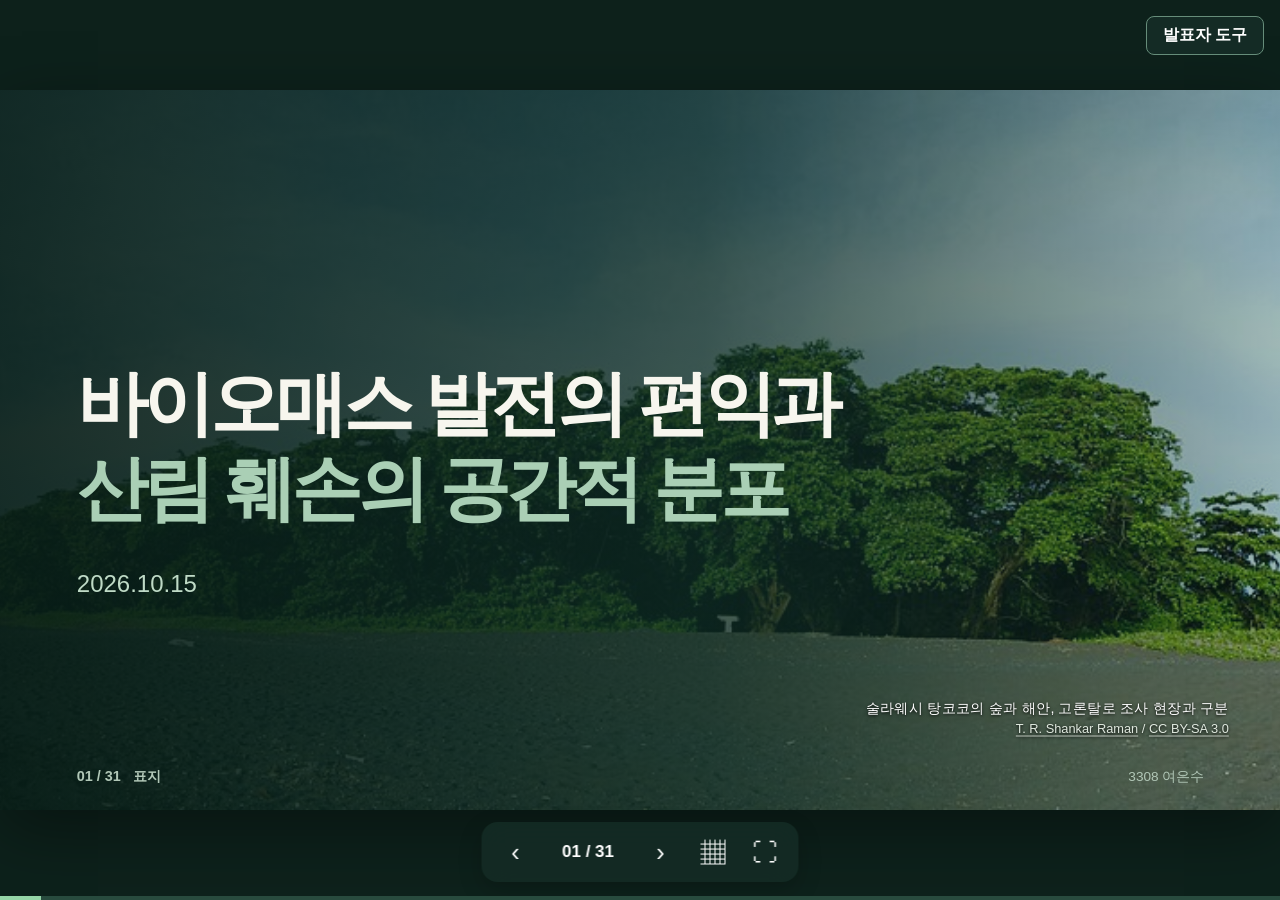
<file: index.html>
<!doctype html>
<html lang="ko">
<head>
  <meta charset="utf-8">
  <meta name="viewport" content="width=device-width,initial-scale=1">
  <meta name="theme-color" content="#102e26">
  <title>바이오매스 발전의 편익과 산림 훼손의 공간적 분포</title>
  <link rel="stylesheet" href="css/presentation.css?v=motion-1">
  <link rel="stylesheet" href="css/photo-layout.css?v=photos-1">
</head>
<body>
  <main id="stage"><div id="deck" aria-live="polite"></div></main>
  <button id="presenter-launch" type="button" title="발표자 도구 (P)">발표자 도구</button>
  <div id="presenter-feedback" role="status"></div>
  <nav id="nav" aria-label="슬라이드 이동">
    <button id="prev" title="이전 슬라이드" aria-label="이전">‹</button>
    <span id="counter">01 / 31</span>
    <button id="next" title="다음 슬라이드" aria-label="다음">›</button>
    <button id="all" title="슬라이드 목록 (O)" aria-label="슬라이드 목록">▦</button>
    <button id="fullscreen" title="전체화면 (F)" aria-label="전체화면">⛶</button>
  </nav>
  <div id="progress"><div id="bar"></div></div>
  <section id="overview" aria-label="슬라이드 목록">
    <header><span>전체 슬라이드</span><button id="close" aria-label="닫기">닫기 ×</button></header>
    <div id="tiles"></div>
  </section>
  <script src="js/slides.js"></script>
  <script src="js/photo-credits.js?v=photos-1"></script>
  <script src="js/photo-layout.js?v=photos-1"></script>
  <script src="js/slide-view.js"></script>
  <script src="js/presenter-link.js"></script>
  <script src="js/slide-motion.js?v=motion-1"></script>
  <script src="js/presentation.js?v=motion-1"></script>
</body>
</html>
</file>
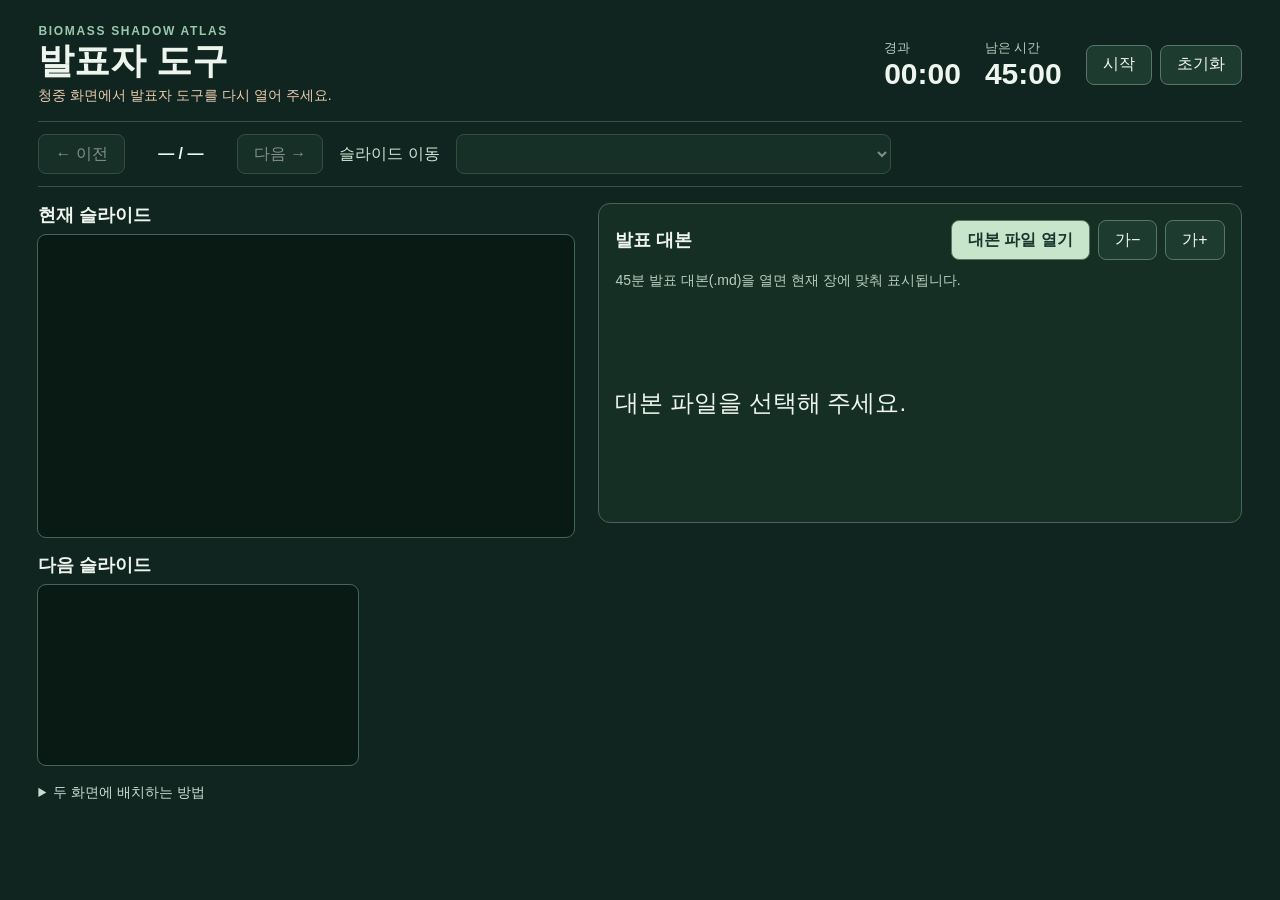
<file: presenter.html>
<!doctype html>
<html lang="ko">
<head>
  <meta charset="utf-8">
  <meta name="viewport" content="width=device-width, initial-scale=1">
  <meta name="theme-color" content="#102e26">
  <title>발표자 도구 | 바이오매스 그림자지도</title>
  <link rel="stylesheet" href="css/presentation.css?v=presenter-1">
  <link rel="stylesheet" href="css/presenter.css">
  <link rel="stylesheet" href="css/photo-layout.css?v=photos-1">
</head>
<body class="presenter">
  <header class="presenter-header">
    <div class="presenter-heading">
      <p class="presenter-kicker">BIOMASS SHADOW ATLAS</p>
      <h1>발표자 도구</h1>
      <p id="connection" role="status">청중 창에 연결하는 중</p>
    </div>
    <section class="presenter-timer" aria-label="발표 타이머">
      <div><span>경과</span><output id="elapsed">00:00</output></div>
      <div><span id="remaining-label">남은 시간</span><output id="remaining">45:00</output></div>
      <div class="timer-buttons">
        <button id="timer-toggle" type="button">시작</button>
        <button id="timer-reset" type="button">초기화</button>
      </div>
    </section>
  </header>

  <div class="presenter-toolbar" role="group" aria-label="청중 슬라이드 조작">
    <button id="presenter-prev" type="button" disabled>← 이전</button>
    <span id="presenter-counter" aria-live="polite">— / —</span>
    <button id="presenter-next" type="button" disabled>다음 →</button>
    <label for="slide-jump">슬라이드 이동</label>
    <select id="slide-jump" disabled></select>
  </div>

  <main class="presenter-workspace">
    <section class="presenter-previews" aria-label="슬라이드 미리보기">
      <div>
        <h2 id="current-label">현재 슬라이드</h2>
        <div class="preview-frame" id="current-preview" aria-labelledby="current-label">
          <div class="preview-stage"></div>
        </div>
        <div id="presenter-maps" aria-label="현재 슬라이드 지도 선택" role="group" hidden></div>
      </div>
      <div>
        <h2 id="next-label">다음 슬라이드</h2>
        <div class="preview-frame next-preview" id="next-preview" aria-labelledby="next-label">
          <div class="preview-stage"></div>
          <p id="next-empty" hidden>마지막 슬라이드입니다.</p>
        </div>
      </div>
    </section>

    <section class="presenter-notes" aria-labelledby="notes-heading">
      <header class="notes-header">
        <div>
          <h2 id="notes-heading">발표 대본</h2>
          <p id="notes-time"></p>
        </div>
        <div class="notes-controls">
          <button id="notes-open" type="button">대본 파일 열기</button>
          <input id="notes-file" type="file" accept=".md,.txt,text/markdown,text/plain" hidden>
          <button id="notes-smaller" type="button" aria-label="대본 글자 작게">가−</button>
          <button id="notes-larger" type="button" aria-label="대본 글자 크게">가+</button>
        </div>
      </header>
      <p id="notes-status" role="status">45분 발표 대본(.md)을 열면 현재 장에 맞춰 표시됩니다.</p>
      <div id="notes-body" class="notes-body" tabindex="0" aria-label="현재 장 대본">
        <p>대본 파일을 선택해 주세요.</p>
      </div>
    </section>
  </main>

  <details class="presenter-help">
    <summary>두 화면에 배치하는 방법</summary>
    <ol>
      <li>HDMI를 연결하고 Windows 키 + P에서 <strong>확장</strong>을 선택합니다.</li>
      <li>발표자 도구는 노트북에 둡니다. 청중 창을 선택해 Windows 키 + Shift + ← 또는 →로 외부 화면에 옮깁니다.</li>
      <li>외부 화면의 청중 창에서 F 키를 눌러 슬라이드를 전체 화면으로 띄웁니다.</li>
      <li>발표자 도구로 돌아와 대본을 열고 타이머를 시작합니다. 방향키, 스페이스바, Page Up / Down으로 장을 넘길 수 있습니다.</li>
    </ol>
  </details>

  <script src="js/slides.js"></script>
  <script src="js/photo-credits.js?v=photos-1"></script>
  <script src="js/photo-layout.js?v=photos-1"></script>
  <script src="js/slide-view.js"></script>
  <script src="js/presenter-link.js"></script>
  <script src="js/presenter.js"></script>
</body>
</html>
</file>
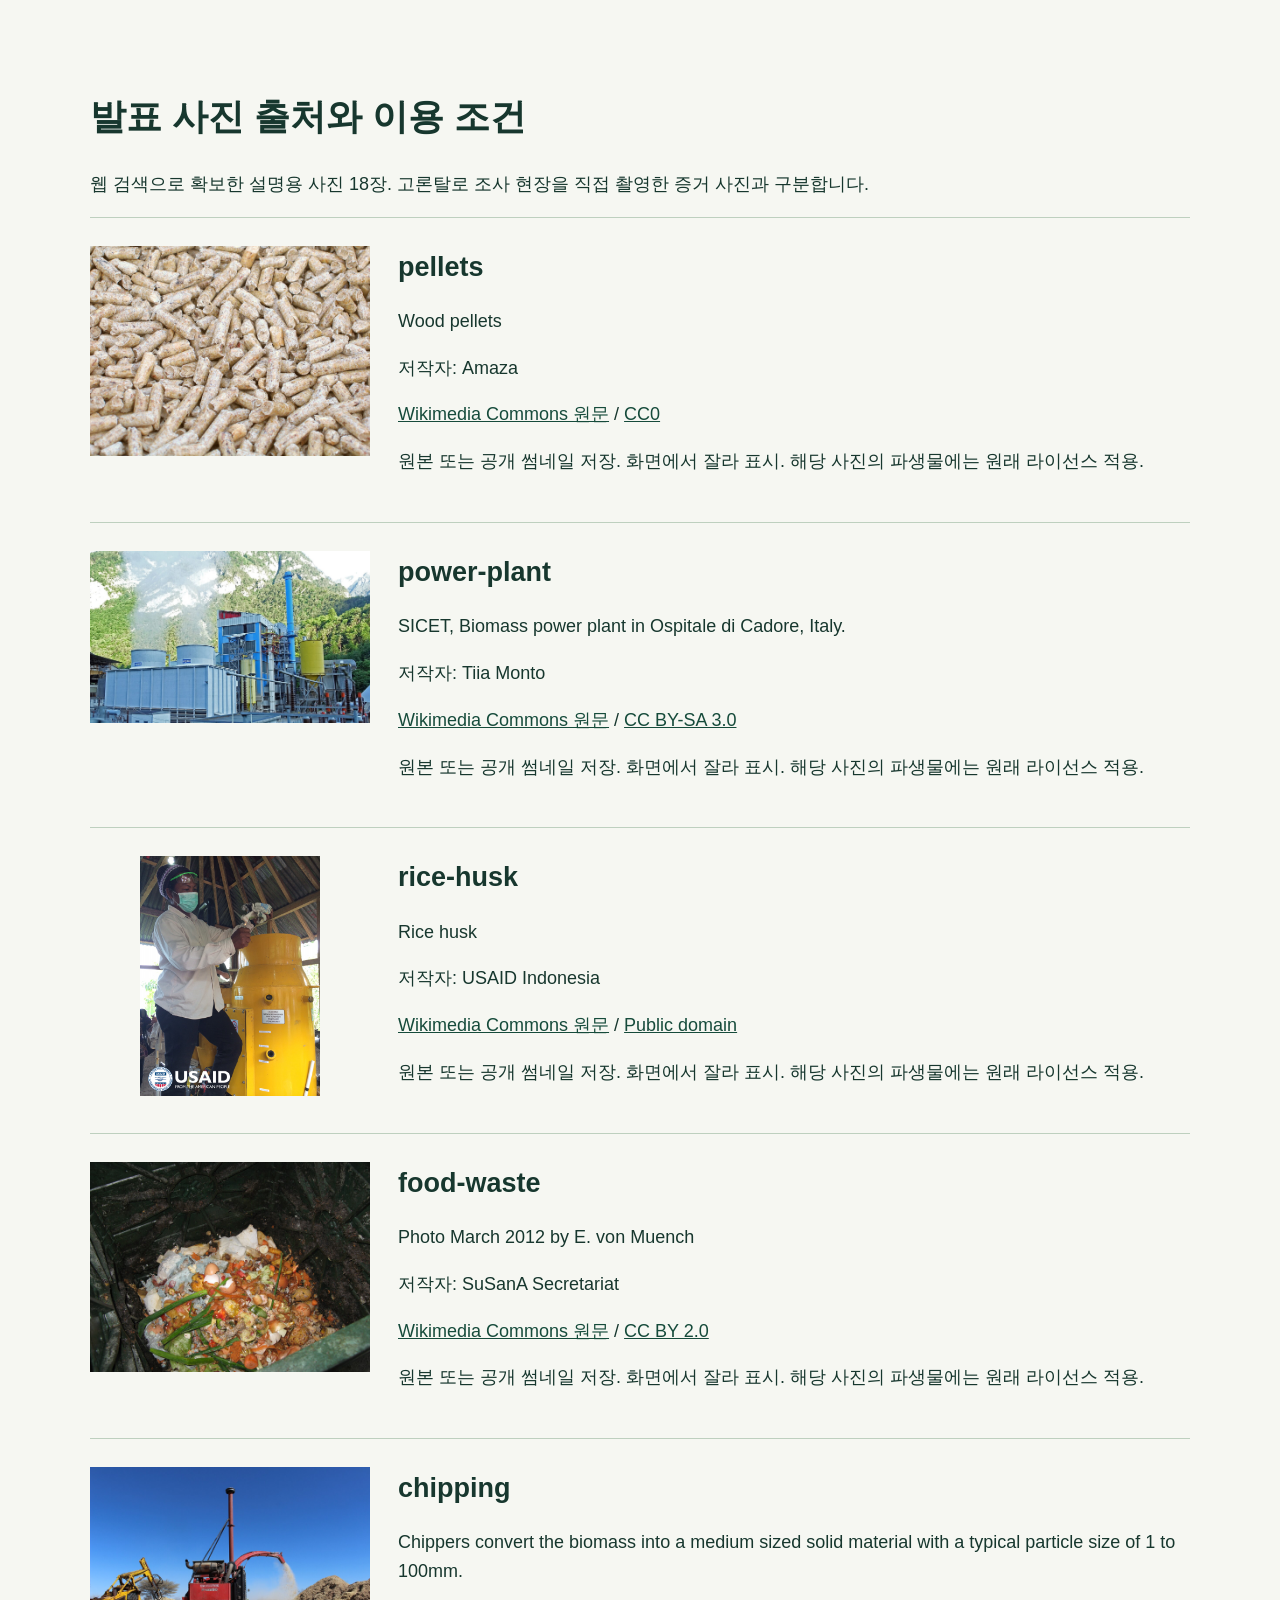
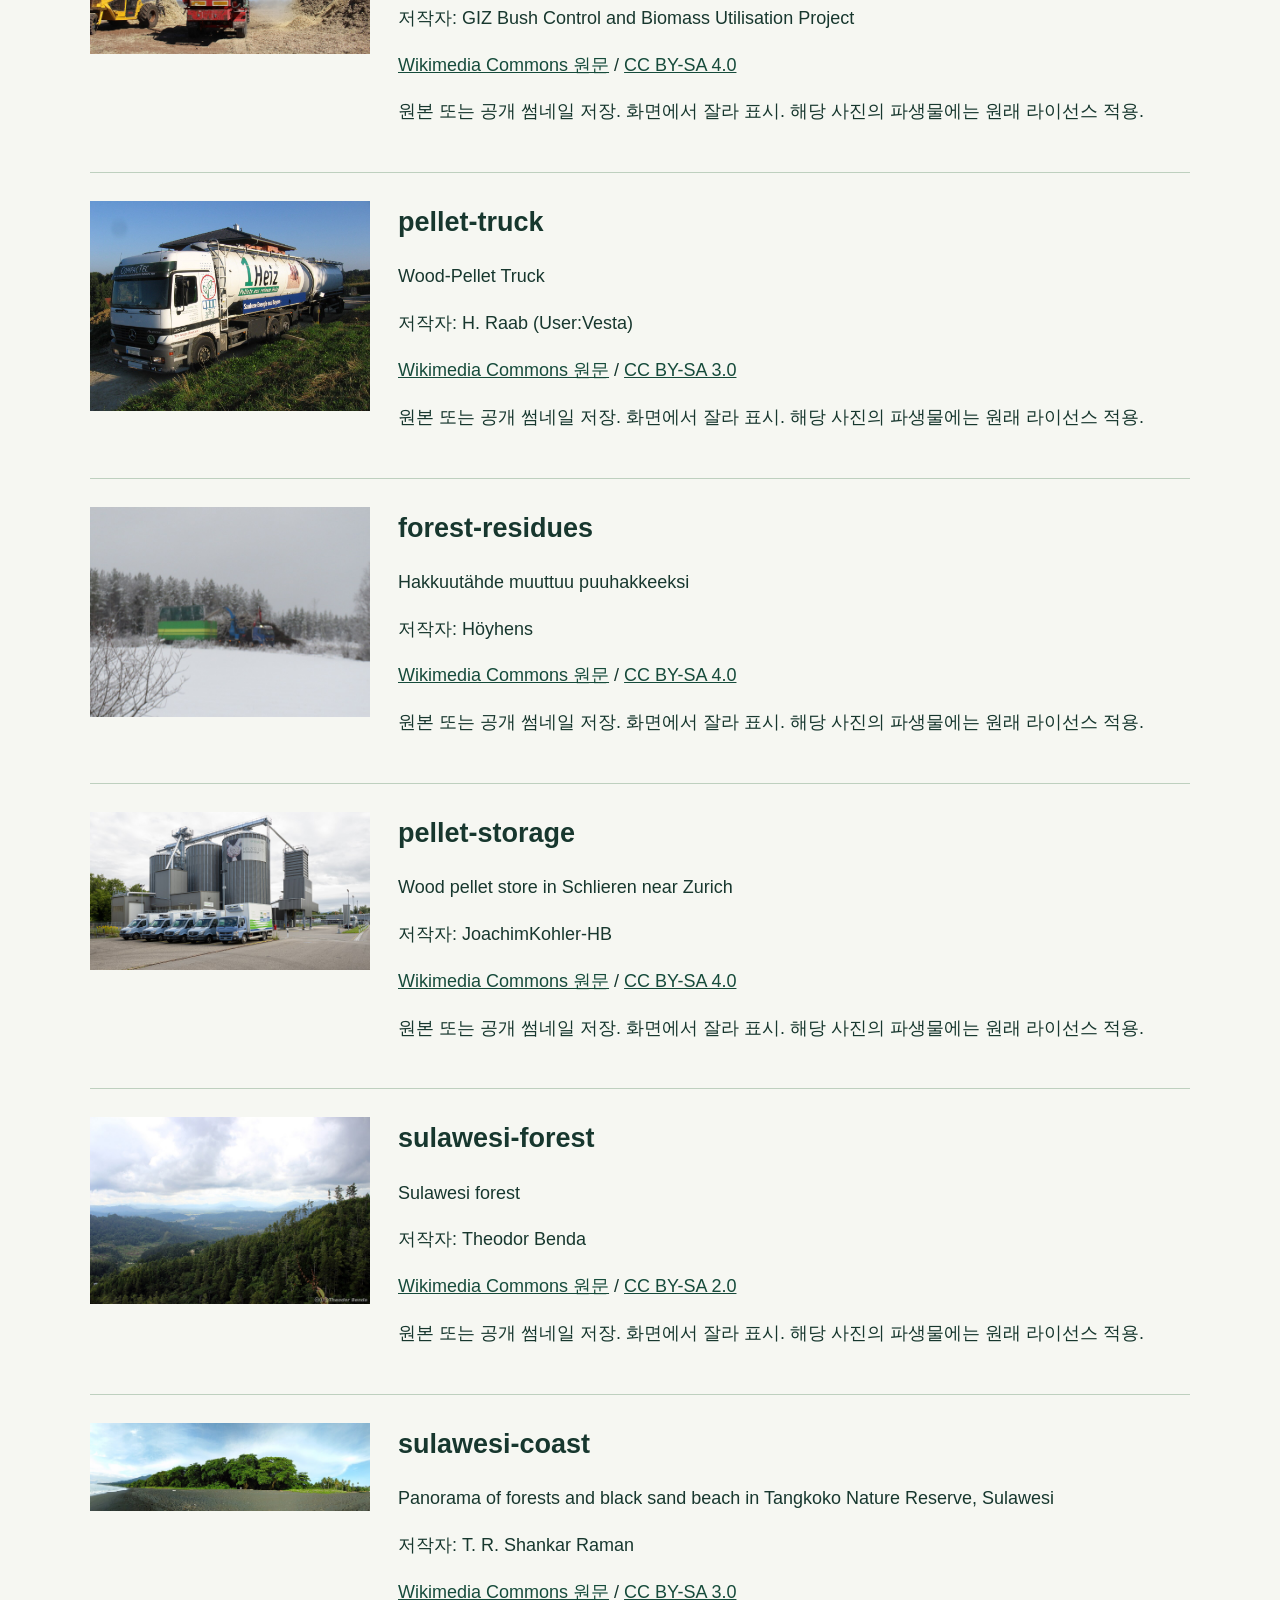
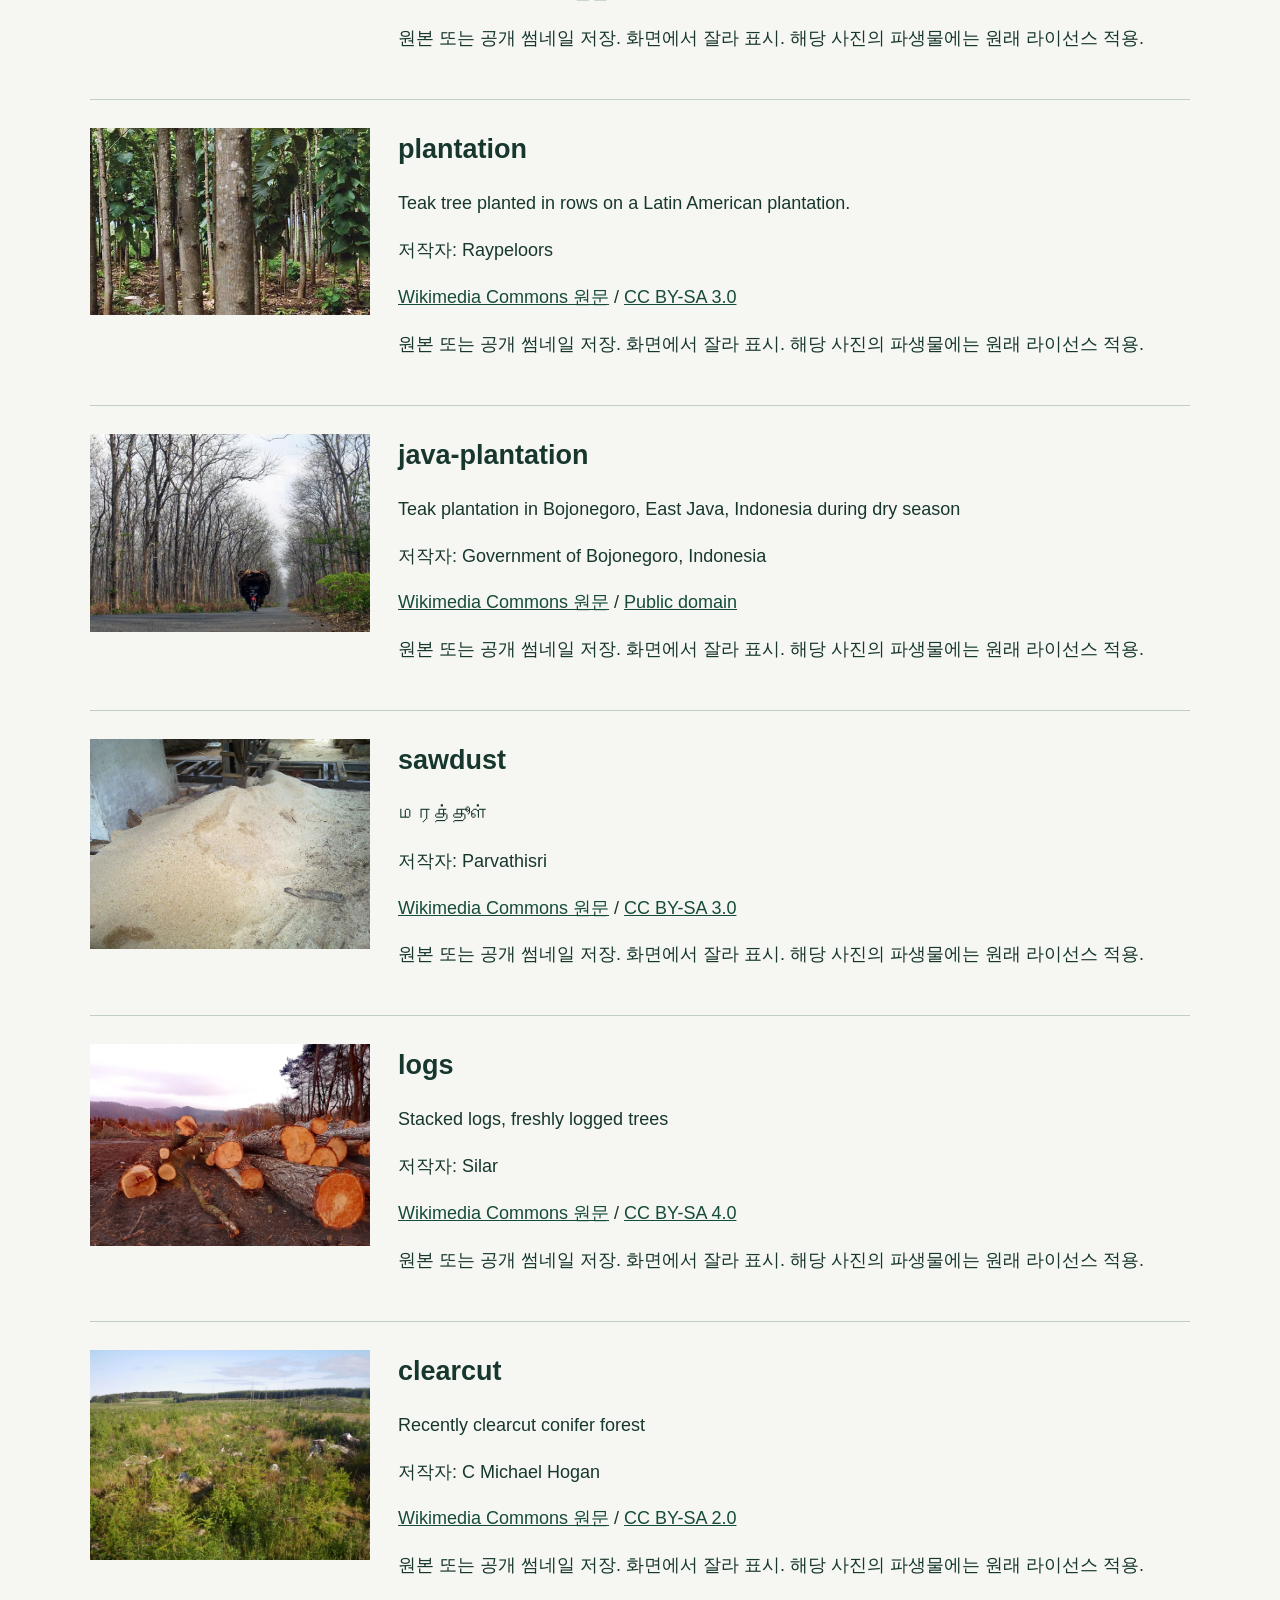
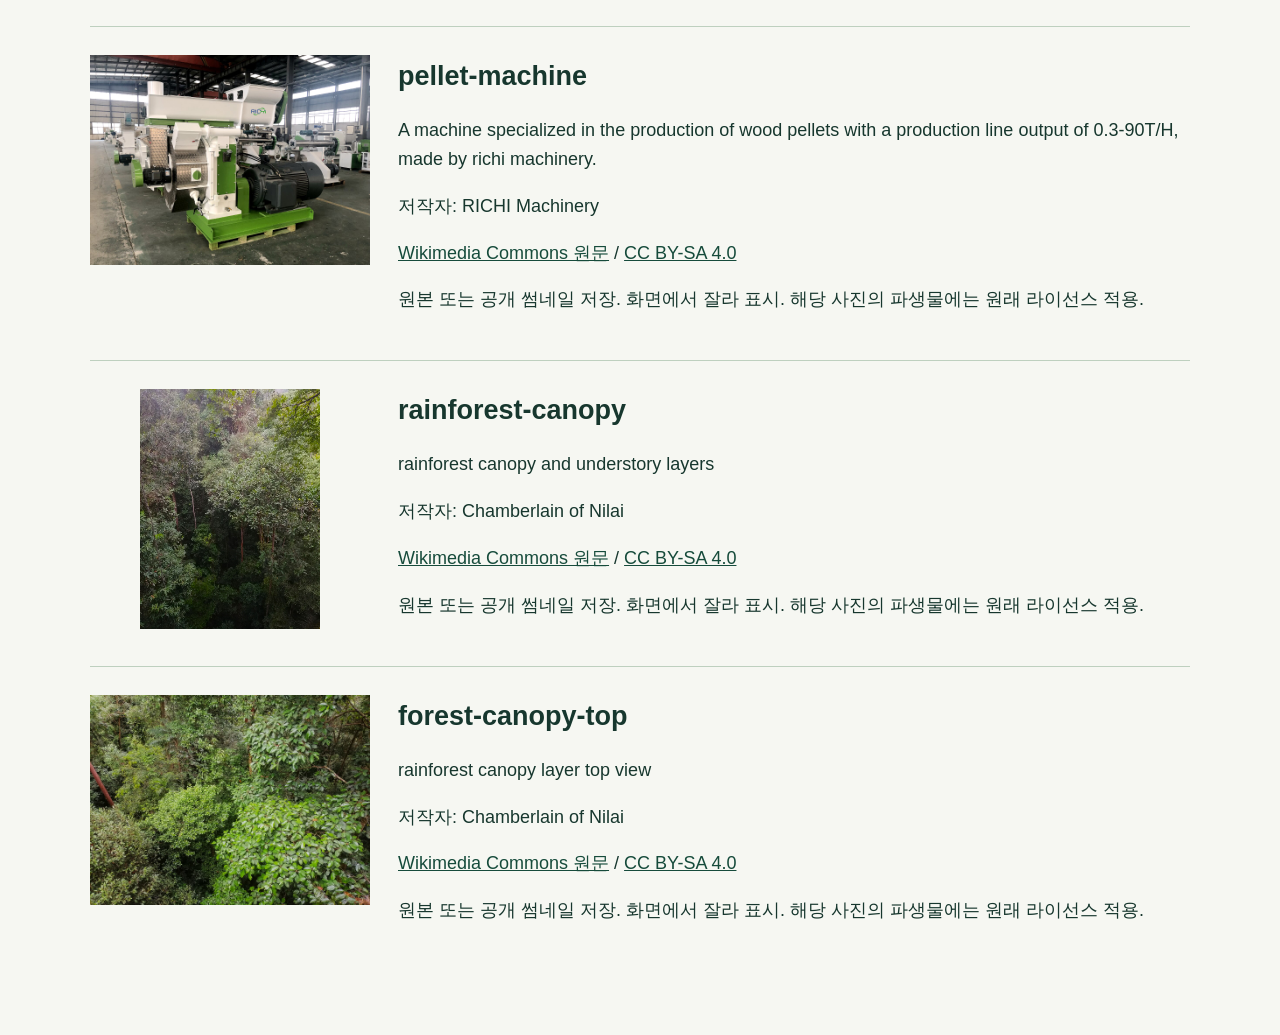
<file: assets/photos/credits.html>
<!doctype html><html lang="ko"><meta charset="utf-8"><meta name="viewport" content="width=device-width,initial-scale=1"><title>발표 사진 출처</title><style>body{max-width:1100px;margin:40px auto;padding:24px;background:#f6f7f2;color:#17372e;font:18px/1.6 sans-serif}section{display:grid;grid-template-columns:280px 1fr;gap:28px;padding:28px 0;border-top:1px solid #bed0bf}img{width:100%;max-height:240px;object-fit:contain}h2{margin:0}a{color:#164b3b}@media(max-width:650px){section{grid-template-columns:1fr}}</style><h1>발표 사진 출처와 이용 조건</h1><p>웹 검색으로 확보한 설명용 사진 18장. 고론탈로 조사 현장을 직접 촬영한 증거 사진과 구분합니다.</p><section id="pellets"><img src="pellets.jpg" alt="Wood pellets"><div><h2>pellets</h2><p>Wood pellets</p><p>저작자: Amaza</p><p><a href="https://commons.wikimedia.org/wiki/File:Holzpellets.jpg">Wikimedia Commons 원문</a> / <a href="http://creativecommons.org/publicdomain/zero/1.0/deed.en">CC0</a></p><p>원본 또는 공개 썸네일 저장. 화면에서 잘라 표시. 해당 사진의 파생물에는 원래 라이선스 적용.</p></div></section><section id="power-plant"><img src="power-plant.jpg" alt="SICET, Biomass power plant in Ospitale di Cadore, Italy."><div><h2>power-plant</h2><p>SICET, Biomass power plant in Ospitale di Cadore, Italy.</p><p>저작자: Tiia Monto</p><p><a href="https://commons.wikimedia.org/wiki/File:Biomass_power_plant.jpg">Wikimedia Commons 원문</a> / <a href="https://creativecommons.org/licenses/by-sa/3.0">CC BY-SA 3.0</a></p><p>원본 또는 공개 썸네일 저장. 화면에서 잘라 표시. 해당 사진의 파생물에는 원래 라이선스 적용.</p></div></section><section id="rice-husk"><img src="rice-husk.jpg" alt="Rice husk"><div><h2>rice-husk</h2><p>Rice husk</p><p>저작자: USAID Indonesia</p><p><a href="https://commons.wikimedia.org/wiki/File:Rice_husk_(35193875120).jpg">Wikimedia Commons 원문</a> / <a href="https://commons.wikimedia.org/wiki/Template:PD-USGov-USAID">Public domain</a></p><p>원본 또는 공개 썸네일 저장. 화면에서 잘라 표시. 해당 사진의 파생물에는 원래 라이선스 적용.</p></div></section><section id="food-waste"><img src="food-waste.jpg" alt="Photo March 2012 by E. von Muench"><div><h2>food-waste</h2><p>Photo March 2012 by E. von Muench</p><p>저작자: SuSanA Secretariat</p><p><a href="https://commons.wikimedia.org/wiki/File:Composter_with_kitchen_waste_just_added_(6994068283).jpg">Wikimedia Commons 원문</a> / <a href="https://creativecommons.org/licenses/by/2.0">CC BY 2.0</a></p><p>원본 또는 공개 썸네일 저장. 화면에서 잘라 표시. 해당 사진의 파생물에는 원래 라이선스 적용.</p></div></section><section id="chipping"><img src="chipping.jpg" alt="Chippers convert the biomass into a medium sized solid material with a typical particle size of 1 to 100mm."><div><h2>chipping</h2><p>Chippers convert the biomass into a medium sized solid material with a typical particle size of 1 to 100mm.</p><p>저작자: GIZ Bush Control and Biomass Utilisation Project</p><p><a href="https://commons.wikimedia.org/wiki/File:Wood_pellet_production.jpg">Wikimedia Commons 원문</a> / <a href="https://creativecommons.org/licenses/by-sa/4.0">CC BY-SA 4.0</a></p><p>원본 또는 공개 썸네일 저장. 화면에서 잘라 표시. 해당 사진의 파생물에는 원래 라이선스 적용.</p></div></section><section id="pellet-truck"><img src="pellet-truck.jpg" alt="Wood-Pellet Truck"><div><h2>pellet-truck</h2><p>Wood-Pellet Truck</p><p>저작자: H. Raab (User:Vesta)</p><p><a href="https://commons.wikimedia.org/wiki/File:PelletTruck.jpg">Wikimedia Commons 원문</a> / <a href="http://creativecommons.org/licenses/by-sa/3.0/">CC BY-SA 3.0</a></p><p>원본 또는 공개 썸네일 저장. 화면에서 잘라 표시. 해당 사진의 파생물에는 원래 라이선스 적용.</p></div></section><section id="forest-residues"><img src="forest-residues.jpg" alt="Hakkuutähde muuttuu puuhakkeeksi"><div><h2>forest-residues</h2><p>Hakkuutähde muuttuu puuhakkeeksi</p><p>저작자: Höyhens</p><p><a href="https://commons.wikimedia.org/wiki/File:ForestLemnantsEnergy.JPG">Wikimedia Commons 원문</a> / <a href="https://creativecommons.org/licenses/by-sa/4.0">CC BY-SA 4.0</a></p><p>원본 또는 공개 썸네일 저장. 화면에서 잘라 표시. 해당 사진의 파생물에는 원래 라이선스 적용.</p></div></section><section id="pellet-storage"><img src="pellet-storage.jpg" alt="Wood pellet store in Schlieren near Zurich"><div><h2>pellet-storage</h2><p>Wood pellet store in Schlieren near Zurich</p><p>저작자: JoachimKohler-HB</p><p><a href="https://commons.wikimedia.org/wiki/File:Holzpelletslager_Schlieren_der_energie_360%C2%B0_AG_(2021).jpg">Wikimedia Commons 원문</a> / <a href="https://creativecommons.org/licenses/by-sa/4.0">CC BY-SA 4.0</a></p><p>원본 또는 공개 썸네일 저장. 화면에서 잘라 표시. 해당 사진의 파생물에는 원래 라이선스 적용.</p></div></section><section id="sulawesi-forest"><img src="sulawesi-forest.jpg" alt="Sulawesi forest"><div><h2>sulawesi-forest</h2><p>Sulawesi forest</p><p>저작자: Theodor Benda</p><p><a href="https://commons.wikimedia.org/wiki/File:20140303_132635_Sulawesi.jpg">Wikimedia Commons 원문</a> / <a href="https://creativecommons.org/licenses/by-sa/2.0">CC BY-SA 2.0</a></p><p>원본 또는 공개 썸네일 저장. 화면에서 잘라 표시. 해당 사진의 파생물에는 원래 라이선스 적용.</p></div></section><section id="sulawesi-coast"><img src="sulawesi-coast.jpg" alt="Panorama of forests and black sand beach in Tangkoko Nature Reserve, Sulawesi"><div><h2>sulawesi-coast</h2><p>Panorama of forests and black sand beach in Tangkoko Nature Reserve, Sulawesi</p><p>저작자: T. R. Shankar Raman</p><p><a href="https://commons.wikimedia.org/wiki/File:Sulawesi_trsr_ph06.jpg">Wikimedia Commons 원문</a> / <a href="https://creativecommons.org/licenses/by-sa/3.0">CC BY-SA 3.0</a></p><p>원본 또는 공개 썸네일 저장. 화면에서 잘라 표시. 해당 사진의 파생물에는 원래 라이선스 적용.</p></div></section><section id="plantation"><img src="plantation.jpg" alt="Teak tree planted in rows on a Latin American plantation."><div><h2>plantation</h2><p>Teak tree planted in rows on a Latin American plantation.</p><p>저작자: Raypeloors</p><p><a href="https://commons.wikimedia.org/wiki/File:Teak-tree-plantation.jpg">Wikimedia Commons 원문</a> / <a href="https://creativecommons.org/licenses/by-sa/3.0">CC BY-SA 3.0</a></p><p>원본 또는 공개 썸네일 저장. 화면에서 잘라 표시. 해당 사진의 파생물에는 원래 라이선스 적용.</p></div></section><section id="java-plantation"><img src="java-plantation.jpg" alt="Teak plantation in Bojonegoro, East Java, Indonesia during dry season"><div><h2>java-plantation</h2><p>Teak plantation in Bojonegoro, East Java, Indonesia during dry season</p><p>저작자: Government of Bojonegoro, Indonesia</p><p><a href="https://commons.wikimedia.org/wiki/File:Hutan_Bojonegoro.jpg">Wikimedia Commons 원문</a> / <a href="https://commons.wikimedia.org/wiki/Template:PD-USGov-USAID">Public domain</a></p><p>원본 또는 공개 썸네일 저장. 화면에서 잘라 표시. 해당 사진의 파생물에는 원래 라이선스 적용.</p></div></section><section id="sawdust"><img src="sawdust.jpg" alt="மரத்தூள்"><div><h2>sawdust</h2><p>மரத்தூள்</p><p>저작자: Parvathisri</p><p><a href="https://commons.wikimedia.org/wiki/File:A_waste_wood_powder.jpg">Wikimedia Commons 원문</a> / <a href="https://creativecommons.org/licenses/by-sa/3.0">CC BY-SA 3.0</a></p><p>원본 또는 공개 썸네일 저장. 화면에서 잘라 표시. 해당 사진의 파생물에는 원래 라이선스 적용.</p></div></section><section id="logs"><img src="logs.jpg" alt="Stacked logs, freshly logged trees"><div><h2>logs</h2><p>Stacked logs, freshly logged trees</p><p>저작자: Silar</p><p><a href="https://commons.wikimedia.org/wiki/File:020231230_Stacked_logs,_freshly_logged_trees.jpg">Wikimedia Commons 원문</a> / <a href="https://creativecommons.org/licenses/by-sa/4.0">CC BY-SA 4.0</a></p><p>원본 또는 공개 썸네일 저장. 화면에서 잘라 표시. 해당 사진의 파생물에는 원래 라이선스 적용.</p></div></section><section id="clearcut"><img src="clearcut.jpg" alt="Recently clearcut conifer forest"><div><h2>clearcut</h2><p>Recently clearcut conifer forest</p><p>저작자: C Michael Hogan</p><p><a href="https://commons.wikimedia.org/wiki/File:Recently_clearcut_conifer_forest_-_geograph.org.uk_-_2450938.jpg">Wikimedia Commons 원문</a> / <a href="https://creativecommons.org/licenses/by-sa/2.0">CC BY-SA 2.0</a></p><p>원본 또는 공개 썸네일 저장. 화면에서 잘라 표시. 해당 사진의 파생물에는 원래 라이선스 적용.</p></div></section><section id="pellet-machine"><img src="pellet-machine.jpg" alt="A machine specialized in the production of wood pellets with a production line output of 0.3-90T/H, made by richi machinery."><div><h2>pellet-machine</h2><p>A machine specialized in the production of wood pellets with a production line output of 0.3-90T/H, made by richi machinery.</p><p>저작자: RICHI Machinery</p><p><a href="https://commons.wikimedia.org/wiki/File:Wood_Pellet_Machine.jpg">Wikimedia Commons 원문</a> / <a href="https://creativecommons.org/licenses/by-sa/4.0">CC BY-SA 4.0</a></p><p>원본 또는 공개 썸네일 저장. 화면에서 잘라 표시. 해당 사진의 파생물에는 원래 라이선스 적용.</p></div></section><section id="rainforest-canopy"><img src="rainforest-canopy.jpg" alt="rainforest canopy and understory layers"><div><h2>rainforest-canopy</h2><p>rainforest canopy and understory layers</p><p>저작자: Chamberlain of Nilai</p><p><a href="https://commons.wikimedia.org/wiki/File:Rainforest_canopy_and_understory_layers.jpg">Wikimedia Commons 원문</a> / <a href="https://creativecommons.org/licenses/by-sa/4.0">CC BY-SA 4.0</a></p><p>원본 또는 공개 썸네일 저장. 화면에서 잘라 표시. 해당 사진의 파생물에는 원래 라이선스 적용.</p></div></section><section id="forest-canopy-top"><img src="forest-canopy-top.jpg" alt="rainforest canopy layer top view"><div><h2>forest-canopy-top</h2><p>rainforest canopy layer top view</p><p>저작자: Chamberlain of Nilai</p><p><a href="https://commons.wikimedia.org/wiki/File:Rainforest_canopy_layer_top_view.jpg">Wikimedia Commons 원문</a> / <a href="https://creativecommons.org/licenses/by-sa/4.0">CC BY-SA 4.0</a></p><p>원본 또는 공개 썸네일 저장. 화면에서 잘라 표시. 해당 사진의 파생물에는 원래 라이선스 적용.</p></div></section></html>
</file>
<file: css/presentation.css>
:root{--u:8px;--forest:#164b3b;--night:#0d2b24;--paper:#f6f7f2;--ink:#17372e;--muted:#64796e;--border:#dce7de;--orange:#bb6647;--blue:#437f9c}*{box-sizing:border-box}html,body{width:100%;height:100%;margin:0;overflow:hidden}body{background:#0d211b;font-family:Pretendard,"Noto Sans KR","Malgun Gothic",sans-serif;color:var(--ink)}button{font:inherit}#stage{width:1600px;height:900px;position:absolute;left:50%;top:50%;transform:translate(-50%,-50%) scale(var(--scale,1));transform-origin:center;background:var(--paper);overflow:hidden;box-shadow:0 24px 80px #0006}#deck{height:100%;position:relative}.slide{position:absolute;inset:0;visibility:hidden;opacity:0;background:var(--paper);overflow:hidden}.slide.active{visibility:visible;opacity:1;transform:none;z-index:1}.slide.leaving{visibility:visible;opacity:1;pointer-events:none}.slide::before{content:"";position:absolute;left:0;right:0;top:0;height:8px;background:var(--forest)}.slide.dark{color:#f7f6ee;background:var(--night)}.slide.dark::before{background:#a8d6b5}.inner{height:100%;padding:72px 96px 64px;display:flex;flex-direction:column}.eyebrow{font-size:20px;letter-spacing:.14em;font-weight:800;color:var(--forest);margin-bottom:24px}.dark .eyebrow{color:#add7b9}.title{font-size:60px;line-height:1.17;letter-spacing:-.05em;font-weight:850;margin:0}.subtitle{font-size:28px;line-height:1.42;color:var(--muted);margin:24px 0 0}.dark .subtitle{color:#bbd3c2}.content{flex:1;min-height:0;display:flex;flex-direction:column;justify-content:center;margin-top:40px}.foot{position:absolute;left:96px;bottom:30px;font-size:18px;color:#73897d;font-weight:650}.source{position:absolute;bottom:30px;right:96px;font-size:17px;color:#7e8c83;text-align:right}.dark .foot,.dark .source{color:#b1c7b7}.big{font-size:88px;font-weight:850;line-height:1.23;letter-spacing:-.055em}.big.small{font-size:72px}.orange{color:var(--orange)}.dark .orange{color:#f0ac81}.green{color:var(--forest)}.dark .green{color:#b7ddb9}.grid{display:grid;gap:24px}.cols2{grid-template-columns:repeat(2,minmax(0,1fr))}.cols3{grid-template-columns:repeat(3,minmax(0,1fr))}.cols4{grid-template-columns:repeat(4,minmax(0,1fr))}.card{background:white;border:2px solid var(--border);border-radius:24px;padding:36px;min-height:204px;display:flex;flex-direction:column;justify-content:space-between}.card h3{font-size:34px;margin:0 0 24px;line-height:1.25;letter-spacing:-.035em}.card p{font-size:26px;line-height:1.38;color:var(--muted);margin:0}.card .value{font-size:80px;letter-spacing:-.06em;font-weight:850;color:var(--forest)}.card.em{background:var(--forest);color:white;border-color:var(--forest)}.card.em p,.card.em .value{color:#f4f7ef}.card .small{font-size:19px;font-weight:700;color:#758d80}.dark .card{background:#20483c;border-color:#406454}.dark .card p{color:#bed8c6}.two{display:grid;grid-template-columns:1fr 1fr;gap:32px;height:100%;min-height:0}.two.wide{grid-template-columns:1.25fr .75fr}.panel{border-radius:24px;padding:40px;background:#e7efe7;display:flex;flex-direction:column;justify-content:center;gap:24px}.panel.white{background:white;border:2px solid var(--border)}.panel.darkpanel{background:#245042;color:white}.panel h3{font-size:38px;margin:0;letter-spacing:-.04em}.panel p{font-size:29px;line-height:1.45;margin:0}.panel .tag{font-size:21px;font-weight:800;color:var(--forest)}.panel.darkpanel .tag{color:#afd5bc}.dark .panel{background:#245244}.dark .panel.white{background:#20473b}.dark .panel p{color:#d1dfd2}.figure{height:100%;min-height:0;border-radius:24px;position:relative;overflow:hidden;background:#e2eee3;border:2px solid #cee0d1}.figure img{position:absolute;width:100%;height:100%;inset:0;object-fit:contain;background:#fff;display:none}.figure.loaded img{display:block}.figure.loaded .fallback{display:none}.fallback{height:100%;display:flex;flex-direction:column;justify-content:center;align-items:center;padding:48px;gap:32px;background:radial-gradient(circle at 30% 30%,#e7f1e4 0%,#c9e1d0 70%,#bcd6c4 100%);text-align:center}.fallback .mapmark{font-size:88px;line-height:1}.fallback b{font-size:38px;letter-spacing:-.04em}.fallback small{font-size:23px;color:#557965;line-height:1.4}.maparea{display:grid;grid-template-columns:1.35fr .65fr;gap:32px;flex:1;min-height:0}.maparea .stack{display:flex;flex-direction:column;justify-content:center;gap:24px}.stack .card{min-height:170px;padding:30px}.stack .card h3{font-size:32px;margin:0 0 16px}.stack .card p{font-size:25px}.route{display:flex;align-items:center;justify-content:space-around;gap:18px;width:100%;font-size:25px}.route span{background:#fff;border-radius:16px;padding:24px 28px;font-weight:850;box-shadow:0 8px 20px #2a634624}.route i{width:90px;height:0;border-top:6px dashed var(--blue);position:relative}.route i:after{content:"";border:12px solid transparent;border-left-color:var(--blue);position:absolute;right:-19px;top:-15px}.steps{display:flex;gap:16px;align-items:stretch}.steps .card{flex:1;padding:28px 22px;min-height:230px}.steps h3{font-size:29px}.steps p{font-size:22px}.step-arrow{align-self:center;font-size:32px;color:var(--orange)}.question{display:flex;align-items:center;border-bottom:2px solid var(--border);padding:20px 0;gap:32px}.question b{color:var(--orange);font-size:29px;min-width:65px}.question span{font-size:37px;font-weight:750;line-height:1.3}.lead{font-size:36px;font-weight:720;line-height:1.43;letter-spacing:-.03em}.ribbon{background:#d8e8dc;border-left:8px solid var(--forest);border-radius:0 18px 18px 0;padding:32px;font-size:30px;font-weight:750}.compare{display:grid;grid-template-columns:1fr 96px 1fr;gap:16px;height:100%;align-items:center}.compare .versus{text-align:center;font-size:44px;color:var(--orange);font-weight:900}.compare .panel{height:100%}.compare .panel p{font-size:32px}.statline{display:flex;gap:24px;align-items:stretch}.statline .card{flex:1;min-height:250px}.timebar{display:grid;grid-template-columns:230px 1fr;gap:24px;align-items:center;margin:18px 0}.timebar .label{font-size:28px;font-weight:800}.timebar .bar{padding:24px 32px;background:#dae9dd;border-radius:16px;font-size:27px;font-weight:750}.timebar:nth-child(even) .bar{background:#f2e0d1}.table{display:grid;grid-template-columns:1.1fr 1fr 1fr;gap:6px;border-radius:18px;overflow:hidden;background:#c5d8cc;border:6px solid #c5d8cc}.table>div{padding:23px 30px;background:white;font-size:27px;display:flex;align-items:center}.table .head{background:var(--forest);color:#fff;font-weight:850}.table .key{font-weight:800}.policy{display:grid;grid-template-columns:100px 1fr;gap:24px;align-items:center;background:#fff;border-radius:20px;border:2px solid var(--border);padding:26px 32px;margin-bottom:16px}.policy b{width:70px;height:70px;display:grid;place-items:center;background:#dcece0;border-radius:50%;font-size:28px;color:var(--forest)}.policy span{font-size:32px;font-weight:770}.cycle{display:grid;grid-template-columns:repeat(4,1fr);gap:20px}.cycle>div{background:#fff;border:2px solid var(--border);border-radius:20px;padding:40px 20px;text-align:center;font-size:29px;font-weight:790}.cycle small{display:block;font-size:23px;color:var(--muted);margin-top:22px}.numline{font-size:115px;font-weight:900;color:var(--forest);letter-spacing:-.07em}.dark .numline{color:#bfdec6}.ending{display:flex;justify-content:center;flex-direction:column;height:100%}.ending .big{max-width:1300px}.cover{height:100%;display:flex;flex-direction:column;justify-content:center}.cover h1{font-size:89px;line-height:1.2;letter-spacing:-.067em;margin:0;max-width:1300px}.cover p{font-size:30px;margin:48px 0 0;color:#bfdac6}.cover:after{content:"";position:absolute;width:740px;height:740px;border-radius:50%;border:2px solid #b9e5c422;right:-250px;top:70px;box-shadow:0 0 0 85px #b9e5c411,0 0 0 180px #b9e5c409}.graph{height:100%;border-radius:24px;background:#fff;border:2px solid var(--border);padding:24px}.graph svg{width:100%;height:100%}.graph text{font:24px sans-serif;fill:#557665}.graph .axis{stroke:#8ba698;stroke-width:3}.graph .line1{fill:none;stroke:#bf7251;stroke-width:8}.graph .line2{fill:none;stroke:#2f8873;stroke-width:8}.graph .gridline{stroke:#dce4dc;stroke-width:2;stroke-dasharray:6 12}#nav{position:fixed;z-index:1000;bottom:18px;left:50%;transform:translateX(-50%);display:flex;align-items:center;gap:8px;padding:8px 12px;background:#142b25e8;color:white;border-radius:16px;backdrop-filter:blur(15px);box-shadow:0 8px 24px #0003}#nav button{width:44px;height:44px;border:0;border-radius:10px;background:transparent;color:#fff;font-size:25px;cursor:pointer}#nav button:hover{background:#ffffff26}#counter{font-size:17px;font-weight:750;min-width:85px;text-align:center;font-variant-numeric:tabular-nums}#progress{position:fixed;bottom:0;width:100%;height:4px;background:#284b3e;z-index:1001}#bar{height:100%;width:0;background:#95d5a7;transition:width .3s cubic-bezier(0.22,1,0.36,1)}#overview{position:fixed;inset:0;display:none;z-index:2000;background:#0e251fea;overflow:auto;padding:50px 65px}#overview.open{display:block}#overview>header{display:flex;align-items:center;justify-content:space-between;color:#fff;margin-bottom:30px;font-size:28px;font-weight:800}#tiles{display:grid;grid-template-columns:repeat(auto-fit,minmax(245px,1fr));gap:16px}.tile{border:2px solid transparent;background:#f5f7f1;border-radius:16px;padding:20px;min-height:135px;text-align:left;cursor:pointer;font-size:23px;font-weight:780;color:var(--ink)}.tile span{display:block;font-size:18px;color:var(--orange);margin-bottom:12px}.tile.selected{border-color:#df9b6f}@media(prefers-reduced-motion:reduce){.slide,#bar{transition:none}}@media print{@page{size:16in 9in;margin:0}html,body{overflow:visible;background:white}#stage{position:static;transform:none!important;width:1600px;height:auto;overflow:visible;box-shadow:none}#deck{height:auto}.slide{position:relative;visibility:visible!important;opacity:1!important;transform:none!important;page-break-after:always;break-after:page;width:1600px;height:900px;print-color-adjust:exact;-webkit-print-color-adjust:exact}#nav,#progress,#overview{display:none!important}}

/* Maps retain their original 16:9 canvas and all map labels. */
.figure{margin:0;min-width:0;background:#f5f2e9}
.figure img{background:#f5f2e9}
.mapframe{flex:1;min-height:0;display:flex;flex-direction:column;gap:16px}
.mapframe>.figure{flex:1}
.material-caption{display:grid;gap:8px;font-size:26px;line-height:1.4;text-align:center}
.material-caption p{margin:0}
.material-caption b{color:var(--forest);margin-right:8px}
.graph{flex:1;min-height:0}
.graph+.material-caption{margin-top:16px}
.maptabs{display:flex;gap:16px;justify-content:center}
.maptabs button{border:2px solid var(--forest);border-radius:8px;padding:8px 24px;font-size:28px;font-weight:750;background:white;color:var(--forest);cursor:pointer}
.maptabs button[aria-pressed="true"]{background:var(--forest);color:white}
.maptabs button:focus-visible{outline:4px solid var(--orange);outline-offset:4px}
.mapviews{flex:1;min-height:0;position:relative}
.mapview{height:100%}
.mapview[hidden]{display:none}
.slide:has(.mapframe) .inner{padding:40px 64px 64px}
.slide:has(.mapframe) .eyebrow{font-size:24px;margin-bottom:16px}
.slide:has(.mapframe) .title{font-size:56px}
.slide:has(.mapframe) .content{margin-top:24px}
@media print{.maptabs{display:none}.mapviews{display:flex;gap:16px}.mapview,.mapview[hidden]{display:block;flex:1;min-width:0}}

/* Short speaking points: a consistent 8px spacing scale. */
.bullet-list{display:flex;flex-direction:column;gap:16px;list-style:none;margin:24px 0 0;padding:0;max-width:1280px}
.bullet-list li{position:relative;padding-left:32px;font-size:29px;line-height:1.38;font-weight:670;letter-spacing:-.025em}
.bullet-list li::before{content:"-";position:absolute;left:0;top:0;color:var(--orange);font-weight:850}
.bullet-list.inline{display:grid;grid-template-columns:1fr 1fr;column-gap:48px;row-gap:16px;margin-top:24px}
.bullet-list.compact{gap:16px;margin:0}
.bullet-list.compact li{font-size:25px;line-height:1.35;padding-left:24px;font-weight:620;color:var(--muted)}
.bullet-list.panel-list{gap:24px;margin:8px 0 0}
.bullet-list.panel-list li{font-size:29px;line-height:1.4}
.panel.darkpanel .bullet-list li{color:#edf5ee}
.panel.darkpanel .bullet-list li::before{color:#a8d6b5}
.slide-question{font-size:30px;line-height:1.4;font-weight:800;color:var(--forest);background:#e1ece3;border-left:8px solid var(--forest);border-radius:0 16px 16px 0;padding:24px 32px;margin-top:32px;letter-spacing:-.035em}
.metric-caption{font-size:26px!important;color:var(--muted)}
.dark .bullet-list li{color:#e5f0e7}
.dark .slide-question{background:#234b3c;color:#eaf4eb;border-color:#a8d6b5}
@media print{.bullet-list,.slide-question{break-inside:avoid}}

.references{display:grid;grid-template-columns:repeat(2,minmax(0,1fr));gap:24px 32px}
.reference-group{padding:24px 32px;background:#fff;border:2px solid var(--border);border-radius:24px}
.reference-group h3{margin:0 0 16px;font-size:32px;color:var(--forest)}
.reference-group ul{display:grid;gap:16px;margin:0;padding:0;list-style:none}
.reference-group a,.reference-group li span{display:block}
.references a{color:var(--forest);font-weight:800;text-underline-offset:4px}
.reference-group a{font-size:26px;line-height:1.3}
.reference-group li span,.reference-detail{font-size:24px;line-height:1.35;color:var(--muted)}
.reference-detail{grid-column:1/-1;margin:0;text-align:center}

.question small{display:block;margin-top:8px;font-size:26px;line-height:1.4;color:var(--muted)}
.supply-stages,.discussion-options{margin-top:32px}
.compare:has(+.slide-question),.two:has(+.slide-question){flex:1;min-height:0}
.compare+.slide-question,.two+.slide-question,.policy~.slide-question{margin-bottom:40px}
.policy{padding-block:24px;margin-bottom:8px}
.discussion-options .card{min-height:152px;padding:24px 32px;gap:8px;justify-content:center}

#presenter-launch{
  position:fixed;z-index:1002;top:16px;right:16px;
  border:1px solid #668d7a;border-radius:8px;padding:8px 16px;
  background:#142b25;color:white;font-weight:750;cursor:pointer;
}
#presenter-launch:hover{background:#265041}
#presenter-launch:focus-visible{outline:3px solid #f0ac81;outline-offset:3px}
#presenter-feedback{
  position:fixed;z-index:1002;top:64px;right:16px;max-width:min(420px,calc(100vw - 32px));
  padding:16px;background:#142b25;color:white;border-radius:8px;line-height:1.5;
}
#presenter-feedback:empty{display:none}
:fullscreen #presenter-launch,:fullscreen #presenter-feedback,
.presenter-audience:fullscreen #nav,.presenter-audience:fullscreen #progress{display:none}
@media print{#presenter-launch,#presenter-feedback{display:none}}
</file>
<file: css/photo-layout.css>
/* Documentary photographs supplement the existing deck without replacing data. */
.slide-photo{margin:0;min-width:0;min-height:0;display:flex;flex-direction:column;gap:10px;overflow:hidden}
.slide-photo img{width:100%;height:100%;min-height:0;flex:1;object-fit:cover;border-radius:16px;display:block}
.slide-photo figcaption{font-size:21px;line-height:1.3;color:var(--ink);flex-shrink:0}
.slide-photo figcaption span,.slide-photo figcaption small{display:block}
.slide-photo figcaption small{font-size:16px;line-height:1.3;margin-top:4px;color:var(--muted)}
.slide-photo a{color:inherit;text-decoration-thickness:1px;text-underline-offset:3px}
.photo-panels .panel{padding:24px;gap:16px;justify-content:flex-start}
.photo-panels .slide-photo{height:280px;flex-shrink:0}
.photo-panels .panel h3{font-size:36px}
.photo-panels .panel .bullet-list{gap:14px;margin:0}
.photo-panels .panel .bullet-list li{font-size:27px}
.photo-cards .card{padding:24px;gap:16px;justify-content:flex-start;min-height:0}
.photo-cards .slide-photo{height:250px;flex-shrink:0}
.photo-cards .slide-photo img{height:170px}
.photo-cards .slide-photo figcaption{font-size:19px}
.photo-cards .slide-photo figcaption small{font-size:15px}
.photo-cards .card h3{font-size:30px;margin:0}
.photo-cards .bullet-list{gap:10px}
.photo-cards .bullet-list li{font-size:24px}
.slide:has(.photo-cards) .slide-question{margin-top:24px;padding-block:18px}
.photo-process{display:grid;grid-template-columns:1fr 1.2fr;gap:32px;min-height:0;flex:1}
.photo-process>.slide-photo{height:100%}
.photo-process>div{display:flex;flex-direction:column;justify-content:center;min-width:0}
.photo-process .steps{display:grid;grid-template-columns:repeat(2,minmax(0,1fr));gap:16px}
.photo-process .step-arrow{display:none}
.photo-process .steps .card{min-height:190px;padding:24px}
.photo-process .steps h3{margin-bottom:12px}
.photo-process .bullet-list.inline{margin-top:20px}
.photo-process .bullet-list.inline{grid-template-columns:1fr;gap:12px}
.photo-process .bullet-list.inline li{font-size:26px}
.slide[data-index="16"] .photo-panels .slide-photo{height:210px}
.slide[data-index="16"] .photo-panels .panel{gap:12px}
.slide[data-index="16"] .photo-panels .panel h3{font-size:32px}
.slide[data-index="16"] .photo-panels .panel .bullet-list{gap:10px}
.slide[data-index="16"] .photo-panels .panel .bullet-list li{font-size:25px}
.slide[data-index="16"] .compare+.slide-question{margin:24px 0 0;padding:16px 24px;font-size:27px}
.photo-split{display:grid;grid-template-columns:minmax(0,1.65fr) minmax(0,1fr);gap:32px;flex:1;min-height:0}
.photo-copy{display:flex;flex-direction:column;justify-content:center;min-width:0;min-height:0}
.photo-split>.slide-photo{height:100%}
.photo-copy .panel{padding:28px;gap:20px}
.photo-copy .panel h3{font-size:32px}
.photo-copy .panel .bullet-list li{font-size:25px}
.photo-copy .two{height:auto;flex:1}
.photo-copy .card{padding:28px;min-height:200px}
.photo-copy .card .value{font-size:74px}
.photo-copy .bullet-list.inline{grid-template-columns:1fr;gap:16px}
.photo-copy .bullet-list.inline li{font-size:26px}
.equipment-split{grid-template-columns:minmax(0,1.9fr) minmax(0,1fr)}
.equipment-split>.slide-photo img{object-fit:contain;background:white}
.supply-photo{grid-template-columns:minmax(0,2.1fr) minmax(0,1fr)}
.supply-photo .route{gap:10px;font-size:22px}
.supply-photo .route span{padding:18px}
.supply-photo .route i{width:40px}
.supply-photo .card{padding:24px 20px;min-height:210px}
.supply-photo .card h3{font-size:29px;margin-bottom:16px}
.supply-photo .card .bullet-list li{font-size:23px}
.supply-photo .ribbon{font-size:26px;padding:24px}
.carbon-photo .cols4{grid-template-columns:repeat(2,minmax(0,1fr));gap:16px}
.carbon-photo .card{min-height:150px;padding:22px}
.carbon-photo .card h3{font-size:28px;margin-bottom:12px}
.carbon-photo .card p{font-size:24px}
.carbon-photo .ribbon{padding:20px;font-size:26px;margin-top:20px!important}
.carbon-photo .bullet-list.inline{margin-top:20px;gap:8px}
.reference-photo .timebar{grid-template-columns:170px 1fr;gap:16px;margin:14px 0}
.reference-photo .timebar .label{font-size:27px}
.reference-photo .timebar .bar{font-size:25px;padding:24px}
.photo-backdrop{position:absolute;inset:0;z-index:0}
.photo-backdrop:after{content:"";position:absolute;inset:0;background:linear-gradient(90deg,#071d17ed 0%,#0d2b24cb 55%,#0d2b2455 100%)}
.photo-backdrop .slide-photo{height:100%;gap:0}
.photo-backdrop .slide-photo img{border-radius:0}
.photo-backdrop .slide-photo figcaption{position:absolute;right:64px;bottom:90px;max-width:630px;color:#fff;text-shadow:0 1px 4px #000;z-index:2;text-align:right;font-size:18px}
.photo-backdrop .slide-photo figcaption small{color:#e0e9df;font-size:16px}
.backdrop-copy{position:relative;z-index:1;flex:1;min-height:0}
.backdrop-copy .cover:after{display:none}
.slide:has(.photo-backdrop) .eyebrow,.slide:has(.photo-backdrop) .title{position:relative;z-index:1}
.terrain-analysis{gap:10px}
.terrain-analysis .mapviews{flex:1;min-height:260px}
.terrain-evidence{margin:0;height:100%;background:#f5f2e9;border:2px solid #cee0d1;border-radius:20px;overflow:hidden}
.terrain-evidence svg{display:block;width:100%;height:100%}
.terrain-legend{margin:0;text-align:center;color:var(--muted);font-size:18px}
.terrain-points{display:grid;grid-template-columns:repeat(3,minmax(0,1fr));gap:24px}
.terrain-points section{border-top:3px solid #bad0bd;padding:12px 4px 0}
.terrain-points h3{font-size:27px;margin:0 0 10px}
.terrain-points .bullet-list{margin:0;gap:8px}
.terrain-points .bullet-list li{font-size:24px;line-height:1.32;padding-left:24px}
.terrain-takeaway{margin:4px 0 0;padding:12px 24px;background:#dceade;border-left:6px solid var(--forest);font-size:27px;font-weight:800}
.terrain-limit{margin:0;font-size:18px;color:var(--muted)}
.photo-source-link{font-size:20px;margin:16px 0 0;text-align:center;color:var(--forest)}
.photo-source-link a{color:inherit}
@media print{.photo-backdrop{-webkit-print-color-adjust:exact;print-color-adjust:exact}.terrain-analysis .mapviews{min-height:250px}.terrain-analysis .figure{border-radius:0}.photo-source-link{font-size:18px}}
</file>
<file: css/presenter.css>
html:has(.presenter){overflow:auto}
.presenter{
  display:flex;
  flex-direction:column;
  min-height:100dvh;
  height:auto;
  overflow:auto;
  padding:24px clamp(16px,3vw,48px);
  gap:16px;
  background:#10251f;
  color:#eef5ee;
}
.presenter :where(h1,h2,p):not(:where(.preview-stage *)){margin:0}
.presenter :is(button,select):not(:where(.preview-stage *)){
  border:1px solid #587568;
  border-radius:8px;
  background:#1e3b30;
  color:#f1f8f0;
  padding:8px 16px;
  min-height:40px;
  cursor:pointer;
  font:inherit;
}
.presenter button:hover:not(:disabled,.preview-stage *){background:#305747}
.presenter button:disabled,.presenter select:disabled{opacity:.5;cursor:default}
.presenter :is(button,select,summary,.notes-body):focus-visible{
  outline:3px solid #ffbf8f;
  outline-offset:3px;
}
.presenter-header,.presenter-toolbar,.notes-header{
  display:flex;
  align-items:center;
  justify-content:space-between;
  flex-wrap:wrap;
  gap:16px;
}
.presenter-kicker{color:#9ac8ae;font-size:12px;font-weight:800;letter-spacing:.14em}
.presenter-heading h1{font-size:clamp(26px,3vw,36px);line-height:1.25}
#connection{margin-top:4px;color:#eacbb0;font-size:14px}
#connection[data-connected="true"]{color:#aee3ba}
.presenter-timer{display:flex;align-items:center;gap:16px 24px;flex-wrap:wrap}
.presenter-timer span,.presenter-timer output{display:block}
.presenter-timer span{font-size:13px;color:#b6cebf}
.presenter-timer output{font-size:30px;font-weight:800;font-variant-numeric:tabular-nums}
#remaining[data-overdue="true"]{color:#ffbf8f}
.timer-buttons,.notes-controls{display:flex;gap:8px;flex-wrap:wrap}
.presenter-toolbar{justify-content:flex-start;padding:12px 0;border-block:1px solid #345346}
#presenter-counter{min-width:80px;text-align:center;font-weight:800;font-variant-numeric:tabular-nums}
.presenter-toolbar label{color:#d0e3d6}
#slide-jump{min-width:0;max-width:100%;text-overflow:ellipsis}
.presenter-workspace{
  display:grid;
  grid-template-columns:minmax(0,5fr) minmax(0,6fr);
  align-items:start;
  gap:24px;
}
.presenter-previews{display:grid;gap:16px}
.presenter-previews h2,.notes-header h2{font-size:18px;margin-bottom:8px}
.preview-frame{
  position:relative;
  aspect-ratio:16/9;
  overflow:hidden;
  border-radius:8px;
  background:#091914;
  outline:1px solid #456558;
}
.preview-stage{
  position:absolute;
  inset:0 auto auto 0;
  width:1600px;
  height:900px;
  transform-origin:top left;
  transform:scale(var(--preview-scale,0));
  color:var(--ink);
  pointer-events:none;
}
.next-preview{width:min(100%,320px)}
#next-empty{position:absolute;inset:0;display:grid;place-items:center;font-size:15px;color:#b6cebf}
#next-empty[hidden],#presenter-maps[hidden]{display:none}
#presenter-maps{display:flex;flex-wrap:wrap;gap:8px;margin-top:8px}
#presenter-maps button[aria-pressed="true"],#notes-open{background:#c7e5cb;color:#17372e;font-weight:750}
#presenter-maps button[aria-pressed="true"]:hover,#notes-open:hover{background:#e0f2e0}
.presenter-notes{
  display:flex;
  flex-direction:column;
  min-width:0;
  max-height:max(420px,calc(100dvh - 224px));
  min-height:320px;
  padding:16px;
  border:1px solid #456558;
  border-radius:12px;
  background:#162f25;
}
.notes-header h2{margin-bottom:0}
#notes-time,#notes-status{font-size:14px;color:#b6cebf}
#notes-status{margin-top:12px}
#notes-status[data-error="true"]{color:#ffbf8f}
.notes-body{
  margin-top:12px;
  min-height:0;
  overflow:auto;
  overscroll-behavior:contain;
  padding:8px 12px 8px 0;
  line-height:1.55;
  font-size:var(--notes-size,24px);
  white-space:pre-wrap;
  overflow-wrap:anywhere;
  scrollbar-gutter:stable;
}
.notes-body p+p{margin-top:16px}
.notes-body .stage-direction{color:#f2ca9f;font-weight:650}
.presenter-help{font-size:14px;color:#c8ddcf;line-height:1.6}
.presenter-help summary{cursor:pointer;width:fit-content}
.presenter-help ol{margin:8px 0 0;padding-left:24px}
@media(max-width:760px){
  .presenter-workspace{grid-template-columns:minmax(0,1fr)}
  .presenter-notes{max-height:none}
  .presenter-timer{gap:8px 16px}
}
</file>
